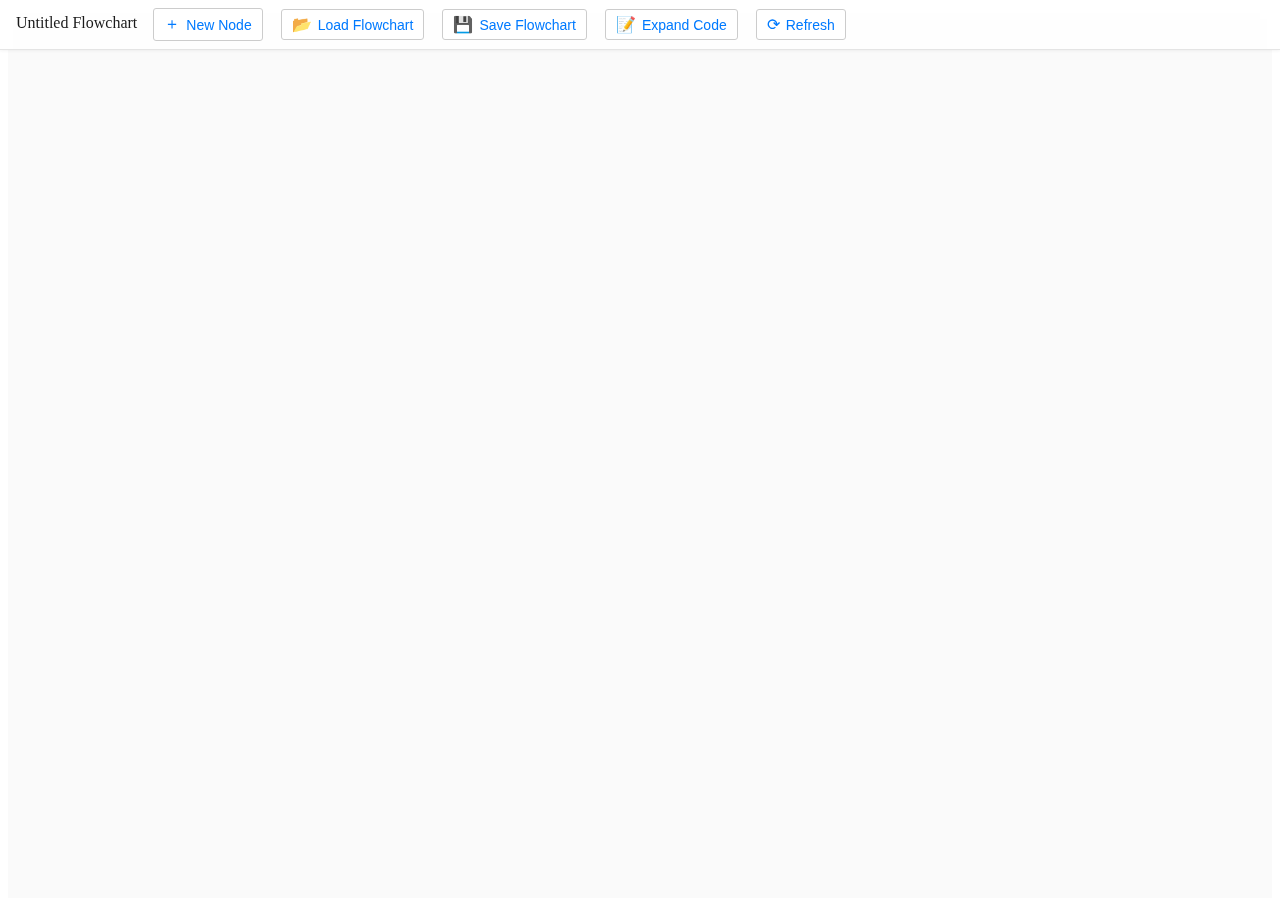
<file: src/main/resources/META-INF/web/flowchart/index.html>
<!DOCTYPE html>
<html>
<head>
    <meta charset="UTF-8">
    <title>SheepNote Flowchart</title>
    <link rel="stylesheet" href="styles.css">
    <script src="jsplumb.min.js"></script>
</head>
<body>
    <div class="toolbar">
        <div class="flowchart-info">
            <div class="flowchart-current-name">Untitled Flowchart</div>
            <div class="flowchart-current-time"></div>
        </div>
        <div class="toolbar-group">
            <button id="newNode" class="toolbar-btn">
                <span class="icon">＋</span>New Node
            </button>
            <button id="loadFlowchart" class="toolbar-btn">
                <span class="icon">📂</span>Load Flowchart
            </button>
            <button id="save" class="toolbar-btn">
                <span class="icon">💾</span>Save Flowchart
            </button>
            <button id="toggleAllCode" class="toolbar-btn">
                <span class="icon">📝</span><span id="toggleAllCodeText">Expand Code</span>
            </button>
            <button id="refresh" class="toolbar-btn">
                <span class="icon">⟳</span>Refresh
            </button>
        </div>
    </div>
    
    <div id="searchPanel" class="modal">
        <div class="modal-content search-panel-content">
            <h3>Add Node</h3>
            <div class="search-input-wrapper">
                <svg class="search-icon" viewBox="0 0 24 24" width="16" height="16">
                    <path fill="none" stroke="currentColor" stroke-width="2" d="M15 15l6 6m-11-4a7 7 0 110-14 7 7 0 010 14z"/>
                </svg>
                <input type="text" id="searchInput" placeholder="Search notes or enter text">
            </div>
            <div class="search-panel-scroll">
                <div id="searchResults" class="search-results"></div>
            </div>
            <div class="modal-buttons">
                <button id="useCustomText" class="primary-button">Use Input Text</button>
                <button id="cancelSearch" class="secondary-button">Cancel</button>
            </div>
        </div>
    </div>

    <div id="saveDialog" class="modal">
        <div class="modal-content">
            <h3>Save Flowchart</h3>
            <input type="text" id="flowchartName" placeholder="Enter flowchart name">
            <div class="modal-buttons">
                <button id="confirmSave">Save</button>
                <button id="cancelSave">Cancel</button>
            </div>
        </div>
    </div>

    <div id="loadDialog" class="modal">
        <div class="modal-content">
            <h3>Load Flowchart</h3>
            <div id="flowchartList" class="flowchart-list"></div>
            <div class="modal-buttons">
                <button id="cancelLoad">Cancel</button>
            </div>
        </div>
    </div>

    <div id="contextMenu" class="context-menu">
        <div class="menu-item" id="addNextNode">Add Next Node</div>
        <div class="menu-item" id="jumpToFile">Jump to File</div>
        <div class="menu-item" id="toggleCode">Toggle Code</div>
        <div class="menu-item" id="deleteNode">Delete Node</div>
    </div>

    <div id="flowchartContainer"></div>

    <style>
        /* iOS 风格的工具栏样式 */
        .toolbar {
            position: fixed;
            top: 0;
            left: 0;
            right: 0;
            background: rgba(255, 255, 255, 0.8);
            backdrop-filter: blur(10px);
            border-bottom: 1px solid rgba(0, 0, 0, 0.1);
            padding: 8px 16px;
            z-index: 100;
            display: flex;
            align-items: center;
            box-shadow: 0 1px 3px rgba(0, 0, 0, 0.05);
        }

        .flowchart-info {
            display: flex;
            flex-direction: column;
            gap: 4px;
            padding-right: 16px;
        }

        .flowchart-current-name {
            font-size: 16px;
            font-weight: 500;
            color: #1a1a1a;
        }

        .flowchart-current-time {
            font-size: 12px;
            color: #666;
        }

        /* 暗色模式支持 */
        @media (prefers-color-scheme: dark) {
            .flowchart-current-name {
                color: #ffffff;
            }
            
            .flowchart-current-time {
                color: rgba(255, 255, 255, 0.6);
            }
        }

        .toolbar-group {
            display: flex;
            gap: 8px;
            align-items: center;
        }

        .toolbar-btn {
            display: flex;
            align-items: center;
            padding: 8px 16px;
            border: none;
            border-radius: 8px;
            background: rgba(0, 122, 255, 0.1);
            color: #007AFF;
            font-size: 14px;
            font-weight: 500;
            cursor: pointer;
            transition: all 0.2s cubic-bezier(0.4, 0, 0.2, 1);
            white-space: nowrap;
        }

        .toolbar-btn:hover {
            background: rgba(0, 122, 255, 0.15);
            transform: translateY(-1px);
        }

        .toolbar-btn:active {
            transform: translateY(0);
        }

        .toolbar-btn .icon {
            margin-right: 6px;
            font-size: 16px;
        }

        /* 暗色模式支持 */
        @media (prefers-color-scheme: dark) {
            .toolbar {
                background: rgba(0, 0, 0, 0.8);
                border-bottom-color: rgba(255, 255, 255, 0.1);
            }

            .toolbar-btn {
                background: rgba(0, 122, 255, 0.2);
                color: #0A84FF;
            }

            .toolbar-btn:hover {
                background: rgba(0, 122, 255, 0.25);
            }
        }

        .flowchart-node {
            padding: 10px;
            border-radius: 6px;
            background: white;
            box-shadow: 0 2px 4px rgba(0,0,0,0.1);
            max-width: 300px;
            transition: all 0.3s;
        }

        .flowchart-node .node-header {
            display: flex;
            justify-content: space-between;
            align-items: center;
            margin-bottom: 8px;
        }

        .flowchart-node .node-title {
            font-weight: bold;
            margin: 0;
        }

        .flowchart-node .node-filename {
            color: #666;
            font-size: 0.9em;
        }

        .flowchart-node .node-content {
            display: none;
            margin-top: 8px;
            padding: 8px;
            background: #f5f5f5;
            border-radius: 4px;
            font-family: monospace;
            white-space: pre-wrap;
        }

        .flowchart-node.expanded .node-content {
            display: block;
        }

        /* 弹窗基础样式 */
        .modal-base {
            display: none;
            position: fixed;
            top: 0;
            left: 0;
            width: 100%;
            height: 100%;
            background: rgba(0, 0, 0, 0.2);
            backdrop-filter: blur(10px);
            z-index: 1000;
            display: none;
            justify-content: center;
            align-items: center;
        }

        .modal-window {
            background: rgba(255, 255, 255, 0.9);
            backdrop-filter: blur(20px);
            border-radius: 16px;
            box-shadow: 0 8px 32px rgba(0, 0, 0, 0.12);
            padding: 24px;
            width: 90%;
            max-width: 480px;
            animation: modalFadeIn 0.3s cubic-bezier(0.4, 0, 0.2, 1);
        }

        @keyframes modalFadeIn {
            from {
                opacity: 0;
                transform: scale(0.95);
            }
            to {
                opacity: 1;
                transform: scale(1);
            }
        }

        /* 搜索面板样式 */
        .search-panel {
            composes: modal-base;
        }

        .search-panel .modal-window {
            display: flex;
            flex-direction: column;
            gap: 16px;
        }

        #searchInput {
            width: 100%;
            padding: 12px 16px;
            border: none;
            border-radius: 12px;
            background: rgba(142, 142, 147, 0.12);
            font-size: 15px;
            transition: all 0.2s;
        }

        #searchInput:focus {
            background: rgba(142, 142, 147, 0.18);
            outline: none;
        }

        .search-results {
            max-height: 300px;
            overflow-y: auto;
            margin: 0;
            border-radius: 12px;
        }

        .search-result-item {
            padding: 12px 16px;
            cursor: pointer;
            transition: all 0.2s;
            border-radius: 8px;
            margin: 4px 0;
        }

        .search-result-item:hover {
            background: rgba(0, 122, 255, 0.1);
        }

        .search-panel-buttons {
            display: flex;
            gap: 8px;
            justify-content: flex-end;
            margin-top: 8px;
        }

        .search-panel-buttons button {
            padding: 8px 16px;
            border: none;
            border-radius: 8px;
            font-size: 14px;
            font-weight: 500;
            cursor: pointer;
            transition: all 0.2s;
        }

        #useCustomText {
            background: #007AFF;
            color: white;
        }

        #cancelSearch {
            background: rgba(142, 142, 147, 0.12);
            color: #007AFF;
        }

        /* 加载流程图弹窗样式 */
        .modal {
            composes: modal-base;
        }

        .modal-content {
            composes: modal-window;
        }

        .modal h3 {
            margin: 0 0 16px 0;
            font-size: 18px;
            font-weight: 600;
            text-align: center;
            color: var(--label-color);
        }

        .flowchart-list {
            max-height: 300px;
            overflow-y: auto;
            margin: 16px 0;
            border-radius: 12px;
            background: rgba(142, 142, 147, 0.08);
            padding: 4px;
        }

        .flowchart-list-item {
            padding: 12px 16px;
            margin: 4px;
            background: rgba(255, 255, 255, 0.8);
            border-radius: 8px;
            cursor: pointer;
            transition: all 0.2s;
        }

        .flowchart-item-content {
            display: flex;
            justify-content: space-between;
            align-items: center;
        }

        .flowchart-name-time {
            flex: 1;
        }

        .flowchart-name {
            font-size: 14px;
            font-weight: 500;
            margin-bottom: 4px;
        }

        .flowchart-time {
            font-size: 12px;
            color: #666;
        }

        .delete-flowchart-btn {
            background: none;
            border: none;
            color: #FF3B30;
            font-size: 18px;
            padding: 4px 8px;
            cursor: pointer;
            border-radius: 4px;
            opacity: 0.7;
            transition: all 0.2s;
        }

        .delete-flowchart-btn:hover {
            opacity: 1;
            background: rgba(255, 59, 48, 0.1);
        }

        .modal-buttons {
            display: flex;
            justify-content: flex-end;
            gap: 8px;
            margin-top: 16px;
        }

        .modal-buttons button {
            padding: 8px 16px;
            border: none;
            border-radius: 8px;
            font-size: 14px;
            font-weight: 500;
            cursor: pointer;
            transition: all 0.2s;
        }

        #confirmSave {
            background: #007AFF;
            color: white;
        }

        #cancelSave, #cancelLoad {
            background: rgba(142, 142, 147, 0.12);
            color: #007AFF;
        }

        /* 暗色模式支持 */
        @media (prefers-color-scheme: dark) {
            .modal-window {
                background: rgba(30, 30, 30, 0.9);
            }

            #searchInput {
                background: rgba(255, 255, 255, 0.08);
                color: white;
            }

            #searchInput:focus {
                background: rgba(255, 255, 255, 0.12);
            }

            .flowchart-time {
                color: rgba(255, 255, 255, 0.6);
            }

            .delete-flowchart-btn {
                color: #FF453A;
            }

            .delete-flowchart-btn:hover {
                background: rgba(255, 69, 58, 0.2);
            }

            #cancelSearch,
            #cancelSave,
            #cancelLoad {
                background: rgba(255, 255, 255, 0.08);
            }
        }

        .flowchart-node .node-tags {
            margin-top: 4px;
            font-size: 0.8em;
            color: #666;
            display: flex;
            flex-wrap: wrap;
            gap: 4px;
        }

        .flowchart-node .node-tag {
            background: #e0e0e0;
            padding: 2px 6px;
            border-radius: 12px;
            color: #444;
        }

        /* 搜索面板特定样式 */
        .search-panel-content {
            display: flex;
            flex-direction: column;
            gap: 16px;
            max-height: 80vh;
            height: 600px;
        }

        .search-input-wrapper {
            position: relative;
            display: flex;
            align-items: center;
        }

        .search-icon {
            position: absolute;
            left: 12px;
            color: #8E8E93;
        }

        #searchInput {
            width: 100%;
            padding: 12px 16px 12px 36px;
            border: none;
            border-radius: 12px;
            background: rgba(142, 142, 147, 0.12);
            font-size: 15px;
            transition: all 0.2s;
        }

        #searchInput:focus {
            background: rgba(142, 142, 147, 0.18);
            outline: none;
        }

        .search-panel-scroll {
            flex: 1;
            min-height: 0;
            position: relative;
            margin: 0;
            border-radius: 12px;
            background: rgba(142, 142, 147, 0.08);
            padding: 4px;
        }

        .search-results {
            position: absolute;
            top: 0;
            left: 0;
            right: 0;
            bottom: 0;
            overflow-y: auto;
            padding: 4px;
        }

        .search-result-item {
            padding: 12px 16px;
            margin: 4px;
            background: rgba(255, 255, 255, 0.8);
            border-radius: 8px;
            cursor: pointer;
            transition: all 0.2s;
            display: flex;
            align-items: center;
            gap: 8px;
        }

        .search-result-item:hover {
            background: rgba(0, 122, 255, 0.1);
            transform: translateY(-1px);
        }

        .search-result-item::before {
            content: '📝';
            font-size: 16px;
        }

        .search-error {
            padding: 16px;
            text-align: center;
            color: #FF3B30;
        }

        .primary-button {
            background: #007AFF;
            color: white;
            padding: 8px 16px;
            border: none;
            border-radius: 8px;
            font-size: 14px;
            font-weight: 500;
            cursor: pointer;
            transition: all 0.2s;
        }

        .primary-button:hover {
            background: #0066CC;
            transform: translateY(-1px);
        }

        .secondary-button {
            background: rgba(142, 142, 147, 0.12);
            color: #007AFF;
            padding: 8px 16px;
            border: none;
            border-radius: 8px;
            font-size: 14px;
            font-weight: 500;
            cursor: pointer;
            transition: all 0.2s;
        }

        .secondary-button:hover {
            background: rgba(142, 142, 147, 0.18);
            transform: translateY(-1px);
        }

        /* 暗色模式支持 */
        @media (prefers-color-scheme: dark) {
            #searchInput {
                background: rgba(255, 255, 255, 0.08);
                color: white;
            }

            #searchInput:focus {
                background: rgba(255, 255, 255, 0.12);
            }

            .search-results {
                background: rgba(255, 255, 255, 0.05);
            }

            .search-result-item {
                background: rgba(30, 30, 30, 0.8);
                color: white;
            }

            .search-icon {
                color: rgba(255, 255, 255, 0.6);
            }

            .secondary-button {
                background: rgba(255, 255, 255, 0.08);
            }

            .secondary-button:hover {
                background: rgba(255, 255, 255, 0.12);
            }
        }
    </style>

    <script>
        // 添加刷新按钮的事件监听（放在最前面）
        document.getElementById('refresh').addEventListener('click', () => {
            window.location.reload();
        });

        const instance = jsPlumb.getInstance({
            Container: "flowchartContainer",
            ConnectionsDetachable: true,
            EndpointStyle: { fill: "#2196F3" },
            ConnectorStyle: { stroke: "#2196F3", strokeWidth: 2 }
        });

        let nodeCounter = 0;
        let currentMousePos = { x: 0, y: 0 };
        let activeNode = null;
        let currentFlowchartId = null; // 添加当前流程图ID的跟踪
        let currentFlowchartName = null;

        // 跟踪鼠标位置
        document.addEventListener('mousemove', (e) => {
            currentMousePos.x = e.clientX;
            currentMousePos.y = e.clientY;
        });

        document.getElementById('newNode').addEventListener('click', () => {
            showSearchPanel();
        });

        document.getElementById('save').addEventListener('click', async () => {
            if (currentFlowchartId) {
                // 如果有当前流程图ID，直接保存
                await saveCurrentFlowChart();
            } else {
                // 否则显示保存对话框
                document.getElementById('saveDialog').style.display = 'block';
            }
        });

        async function saveCurrentFlowChart() {
            const name = document.getElementById('flowchartName').value || currentFlowchartName;
            if (name) {
                try {
                    const flowchartContent = getCurrentFlowChartData();
                    const flowchartData = {
                        id: currentFlowchartId,
                        name: name,
                        data: JSON.stringify(flowchartContent)
                    };
                    console.log('await saveFlowchart:', flowchartData);
                    const id = await window.saveFlowchart(flowchartData);
                    document.getElementById('saveDialog').style.display = 'none';
                    currentFlowchartId = id;
                    currentFlowchartName = name;
                    // 更新顶部显示
                    updateFlowchartInfo(name, new Date());
                } catch (error) {
                    console.error('保存失败:', error);
                }
            }
        }

        document.getElementById('confirmSave').addEventListener('click', async () => {
            console.log('confirmSave');
            await saveCurrentFlowChart();
        });

        document.getElementById('cancelSave').addEventListener('click', () => {
            document.getElementById('saveDialog').style.display = 'none';
        });

        let isAllCodeExpanded = false;
        const MAX_CONNECTIONS = 5;

        document.getElementById('toggleAllCode').addEventListener('click', () => {
            isAllCodeExpanded = !isAllCodeExpanded;
            const nodes = document.querySelectorAll('.flowchart-node');
            nodes.forEach(node => {
                if (isAllCodeExpanded) {
                    node.classList.add('expanded');
                } else {
                    node.classList.remove('expanded');
                }
            });
            document.getElementById('toggleAllCodeText').textContent = 
                isAllCodeExpanded ? 'Collapse Code' : 'Expand Code';
        });

        document.getElementById('loadFlowchart').addEventListener('click', async () => {
            try {
                const flowcharts = await window.getFlowcharts();
                displayFlowchartList(flowcharts);
                document.getElementById('loadDialog').style.display = 'flex';  // 改为flex以启用居中
            } catch (error) {
                console.error('加载流程图列表失败:', error);
            }
        });

        document.getElementById('cancelLoad').addEventListener('click', () => {
            document.getElementById('loadDialog').style.display = 'none';
        });

        function displayFlowchartList(flowcharts) {
            const listContainer = document.getElementById('flowchartList');
            listContainer.innerHTML = '';
            
            flowcharts.forEach(flowchart => {
                const item = document.createElement('div');
                item.className = 'flowchart-list-item';
                
                const itemContent = document.createElement('div');
                itemContent.className = 'flowchart-item-content';
                
                const nameAndTime = document.createElement('div');
                nameAndTime.className = 'flowchart-name-time';
                
                const name = document.createElement('div');
                name.className = 'flowchart-name';
                name.textContent = flowchart.name;
                
                const time = document.createElement('div');
                time.className = 'flowchart-time';
                const date = new Date(flowchart.updateTime);
                time.textContent = date.toLocaleDateString('zh-CN', {
                    year: 'numeric',
                    month: '2-digit',
                    day: '2-digit',
                    hour: '2-digit',
                    minute: '2-digit'
                }).replace(/\//g, '-');
                
                nameAndTime.appendChild(name);
                nameAndTime.appendChild(time);
                itemContent.appendChild(nameAndTime);
                
                const deleteBtn = document.createElement('button');
                deleteBtn.className = 'delete-flowchart-btn';
                deleteBtn.innerHTML = '×';
                deleteBtn.title = 'Delete Flowchart';
                
                deleteBtn.addEventListener('click', async (e) => {
                    e.stopPropagation();
                    if (confirm('Are you sure to delete this flowchart?')) {
                        try {
                            await window.deleteFlowchart(flowchart.id);
                            item.remove();
                            if (currentFlowchartId === flowchart.id) {
                                // 如果删除的是当前打开的流程图，清空画布
                                instance.reset();
                                const container = document.getElementById('flowchartContainer');
                                container.innerHTML = '';
                                currentFlowchartId = null;
                                currentFlowchartName = null;
                            }
                        } catch (error) {
                            console.error('删除流程图失败:', error);
                            alert('Failed to delete flowchart');
                        }
                    }
                });
                
                itemContent.appendChild(deleteBtn);
                item.appendChild(itemContent);
                
                item.addEventListener('click', async () => {
                    try {
                        console.log('await loadFlowchart:', flowchart.id);
                        await loadFlowchart(flowchart.id);
                        document.getElementById('loadDialog').style.display = 'none';
                    } catch (error) {
                        console.error('加载流程图失败:', error);
                    }
                });
                
                listContainer.appendChild(item);
            });
        }

        function getCurrentFlowChartData() {
            const nodes = Array.from(document.querySelectorAll('.flowchart-node')).map(node => {
                const nodeData = {
                    id: node.id,
                    text: node.querySelector('.node-title').textContent,
                    position: {
                        x: parseInt(node.style.left),
                        y: parseInt(node.style.top)
                    }
                };

                if (node.dataset.notePath) {
                    nodeData.noteData = {
                        noteFilePath: node.dataset.notePath,
                        id: node.dataset.noteId,
                        tags: node.dataset.tags || ''
                    };
                }

                return nodeData;
            });

            const connections = instance.getConnections().map(conn => ({
                sourceId: conn.sourceId,
                targetId: conn.targetId
            }));

            return {
                nodes,
                connections
            };
        }

        async function loadFlowchart(flowchartId) {
            try {
                console.log('loadFlowchart(flowchartId):', flowchartId);
                const flowchartData = await window.getFlowchartById(flowchartId);
                if (!flowchartData) {
                    console.error('未找到流程图数据');
                    return;
                }

                // 设置当前流程图ID和名称
                currentFlowchartId = flowchartId;
                currentFlowchartName = flowchartData.name;
                
                // 更新顶部显示
                updateFlowchartInfo(flowchartData.name, new Date(flowchartData.updateTime));

                const data = JSON.parse(flowchartData.data);
                if (!data || !data.nodes || !Array.isArray(data.nodes)) {
                    console.error('流程图数据格式不正确');
                    return;
                }
                
                // 清空现有的流程图
                instance.reset();
                const container = document.getElementById('flowchartContainer');
                container.innerHTML = '';
                nodeCounter = 0;

                // 设置流程图名称
                document.getElementById('flowchartName').value = data.name || '';

                // 创建节点
                data.nodes.forEach(nodeData => {
                    let noteDataForCreate = null;
                    if (nodeData.noteData) {
                        noteDataForCreate = {
                            noteFilePath: nodeData.noteData.noteFilePath || nodeData.noteData.path,
                            id: nodeData.noteData.id,
                            selectCode: nodeData.noteData.selectCode,
                            tags: nodeData.noteData.tags
                        };
                    }

                    const node = createNode(nodeData.text, nodeData.position, noteDataForCreate);
                    node.id = nodeData.id;
                });

                // 创建连接
                if (data.connections && Array.isArray(data.connections)) {
                    data.connections.forEach(conn => {
                        if (conn.sourceId && conn.targetId) {
                            instance.connect({
                                source: conn.sourceId,
                                target: conn.targetId,
                                connector: ["Bezier"],
                                paintStyle: { stroke: "#2196F3", strokeWidth: 2 }
                            });
                        }
                    });
                }

                // 更新节点计数器
                const nodeIds = data.nodes.map(n => parseInt(n.id.replace('node-', '')));
                nodeCounter = Math.max(...nodeIds, 0);
            } catch (error) {
                console.error('加载流程图失败:', error);
            }
        }

        // 添加更新流程图信息的函数
        function updateFlowchartInfo(name, updateTime) {
            const nameElement = document.querySelector('.flowchart-current-name');
            const timeElement = document.querySelector('.flowchart-current-time');
            
            nameElement.textContent = name || 'Untitled Flowchart';
            
            if (updateTime) {
                timeElement.textContent = updateTime.toLocaleDateString('zh-CN', {
                    year: 'numeric',
                    month: '2-digit',
                    day: '2-digit',
                    hour: '2-digit',
                    minute: '2-digit'
                }).replace(/\//g, '-');
            } else {
                timeElement.textContent = '';
            }
        }

        function displaySearchResults(results, position = null, sourceNode = null) {
            const searchResults = document.getElementById('searchResults');
            searchResults.innerHTML = '';
            
            if (!Array.isArray(results)) {
                console.error('Invalid search results format');
                return;
            }
            
            results.forEach(result => {
                if (!result) return;

                const item = document.createElement('div');
                item.className = 'search-result-item';
                item.textContent = result.noteTitle || 'Untitled Note';
                item.addEventListener('click', () => {
                    const pos = position || currentMousePos;
                    const newNode = createNode(result.noteTitle || 'Untitled Note', pos, {
                        noteFilePath: result.noteFilePath,
                        id: result.id,
                        selectCode: result.selectCode,
                        tags: result.tags
                    });
                    
                    if (sourceNode) {
                        instance.connect({
                            source: sourceNode.id,
                            target: newNode.id,
                            connector: ["Bezier"],
                            paintStyle: { stroke: "#2196F3", strokeWidth: 2 }
                        });
                    }
                    
                    hideSearchPanel();
                });
                searchResults.appendChild(item);
            });
        }

        function createNode(text, position, noteData = null) {
            const nodeId = `node-${++nodeCounter}`;
            const node = document.createElement('div');
            node.id = nodeId;
            node.className = 'flowchart-node';
            
            const header = document.createElement('div');
            header.className = 'node-header';
            
            const title = document.createElement('h3');
            title.className = 'node-title';
            title.textContent = text || 'Untitled Node';
            
            header.appendChild(title);
            node.appendChild(header);

            if (noteData) {
                if (noteData.noteFilePath) {
                    const filename = document.createElement('div');
                    filename.className = 'node-filename';
                    filename.textContent = noteData.noteFilePath.split(/[/\\]/).pop();
                    node.appendChild(filename);
                }

                if (noteData.selectCode) {
                    const content = document.createElement('div');
                    content.className = 'node-content';
                    content.textContent = noteData.selectCode;
                    node.appendChild(content);
                }

                if (noteData.tags) {
                    try {
                        const tags = document.createElement('div');
                        tags.className = 'node-tags';
                        const tagArray = noteData.tags.split(',').map(t => t.trim()).filter(t => t);
                        if (tagArray.length > 0) {
                            tags.innerHTML = tagArray.map(tag => 
                                `<span class="node-tag">${tag}</span>`
                            ).join('');
                            node.appendChild(tags);
                            node.dataset.tags = noteData.tags;
                        }
                    } catch (e) {
                        console.error('处理标签时出错:', e);
                    }
                }

                if (noteData.noteFilePath) node.dataset.notePath = noteData.noteFilePath;
                if (noteData.id) node.dataset.noteId = noteData.id;
            }

            node.style.left = `${position?.x || 0}px`;
            node.style.top = `${position?.y || 0}px`;

            document.getElementById('flowchartContainer').appendChild(node);
            
            // 点击节点展开/折叠代码
            node.addEventListener('click', (e) => {
                if (e.target === node || e.target.parentNode === node) {
                    node.classList.toggle('expanded');
                }
            });

            instance.draggable(nodeId);

            instance.addEndpoint(nodeId, {
                anchor: "Right",
                isSource: true,
                maxConnections: MAX_CONNECTIONS,
                connectorStyle: { stroke: "#2196F3", strokeWidth: 2 },
                connectionType: "basic"
            });

            instance.addEndpoint(nodeId, {
                anchor: "Left",
                isTarget: true,
                maxConnections: MAX_CONNECTIONS,
                connectorStyle: { stroke: "#2196F3", strokeWidth: 2 },
                connectionType: "basic"
            });

            node.addEventListener('contextmenu', showContextMenu);
            return node;
        }

        function showContextMenu(e) {
            e.preventDefault();
            activeNode = e.target.closest('.flowchart-node');
            if (!activeNode) return;

            const menu = document.getElementById('contextMenu');
            menu.style.display = 'block';
            menu.style.left = e.pageX + 'px';
            menu.style.top = e.pageY + 'px';

            const jumpToFileItem = document.getElementById('jumpToFile');
            const toggleCodeItem = document.getElementById('toggleCode');
            
            jumpToFileItem.style.display = activeNode.dataset.notePath ? 'block' : 'none';
            toggleCodeItem.style.display = activeNode.querySelector('.node-content') ? 'block' : 'none';

            // 检查连接数量
            const connections = instance.getConnections({ source: activeNode.id });
            document.getElementById('addNextNode').style.display = 
                connections.length >= MAX_CONNECTIONS ? 'none' : 'block';
        }

        document.getElementById('addNextNode').addEventListener('click', () => {
            if (activeNode) {
                const rect = activeNode.getBoundingClientRect();
                const newPosition = {
                    x: rect.right + 100,
                    y: rect.top
                };
                showSearchPanel(newPosition, activeNode);
            }
            hideContextMenu();
        });

        document.getElementById('jumpToFile').addEventListener('click', () => {
            if (activeNode && activeNode.dataset.notePath) {
                window.jumpToFile(activeNode.dataset.notePath);
            }
            hideContextMenu();
        });

        document.getElementById('toggleCode').addEventListener('click', () => {
            if (activeNode) {
                activeNode.classList.toggle('expanded');
            }
            hideContextMenu();
        });

        function showSearchPanel(position = null, sourceNode = null) {
            const searchPanel = document.getElementById('searchPanel');
            searchPanel.style.display = 'flex';  // 改为flex以启用居中
            
            const searchInput = document.getElementById('searchInput');
            const searchResults = document.getElementById('searchResults');
            searchInput.value = '';
            searchInput.focus();
            
            const newSearchInput = searchInput.cloneNode(true);
            searchInput.parentNode.replaceChild(newSearchInput, searchInput);
            
            newSearchInput.addEventListener('input', async (e) => {
                const query = e.target.value;
                if (query.length > 0) {
                    try {
                        const results = await window.searchNotes(query);
                        if (Array.isArray(results)) {
                            displaySearchResults(results, position, sourceNode);
                        } else {
                            console.error('搜索结果格式不正确:', results);
                        }
                    } catch (error) {
                        console.error('搜索失败:', error);
                        searchResults.innerHTML = '<div class="search-error">搜索失败，请重试</div>';
                    }
                } else {
                    searchResults.innerHTML = '';
                }
            });
        }

        document.getElementById('useCustomText').addEventListener('click', () => {
            const text = document.getElementById('searchInput').value;
            if (text) {
                createNode(text, currentMousePos);
                hideSearchPanel();
            }
        });

        document.getElementById('cancelSearch').addEventListener('click', hideSearchPanel);

        function hideSearchPanel() {
            document.getElementById('searchPanel').style.display = 'none';
            document.getElementById('searchInput').value = '';
            document.getElementById('searchResults').innerHTML = '';
        }

        document.getElementById('deleteNode').addEventListener('click', () => {
            if (activeNode) {
                instance.remove(activeNode);
            }
            hideContextMenu();
        });

        document.addEventListener('click', hideContextMenu);

        function hideContextMenu() {
            document.getElementById('contextMenu').style.display = 'none';
            activeNode = null;
        }

        // 添加快捷键保存功能
        document.addEventListener('keydown', async (e) => {
            if ((e.ctrlKey || e.metaKey) && e.key === 's') {
                e.preventDefault();
                if (currentFlowchartId) {
                    // 如果有当前流程图ID，直接保存
                    await saveCurrentFlowChart();
                } else {
                    // 否则显示保存对话框
                    document.getElementById('saveDialog').style.display = 'block';
                }
            }
        });
    </script>
</body>
</html>
</file>
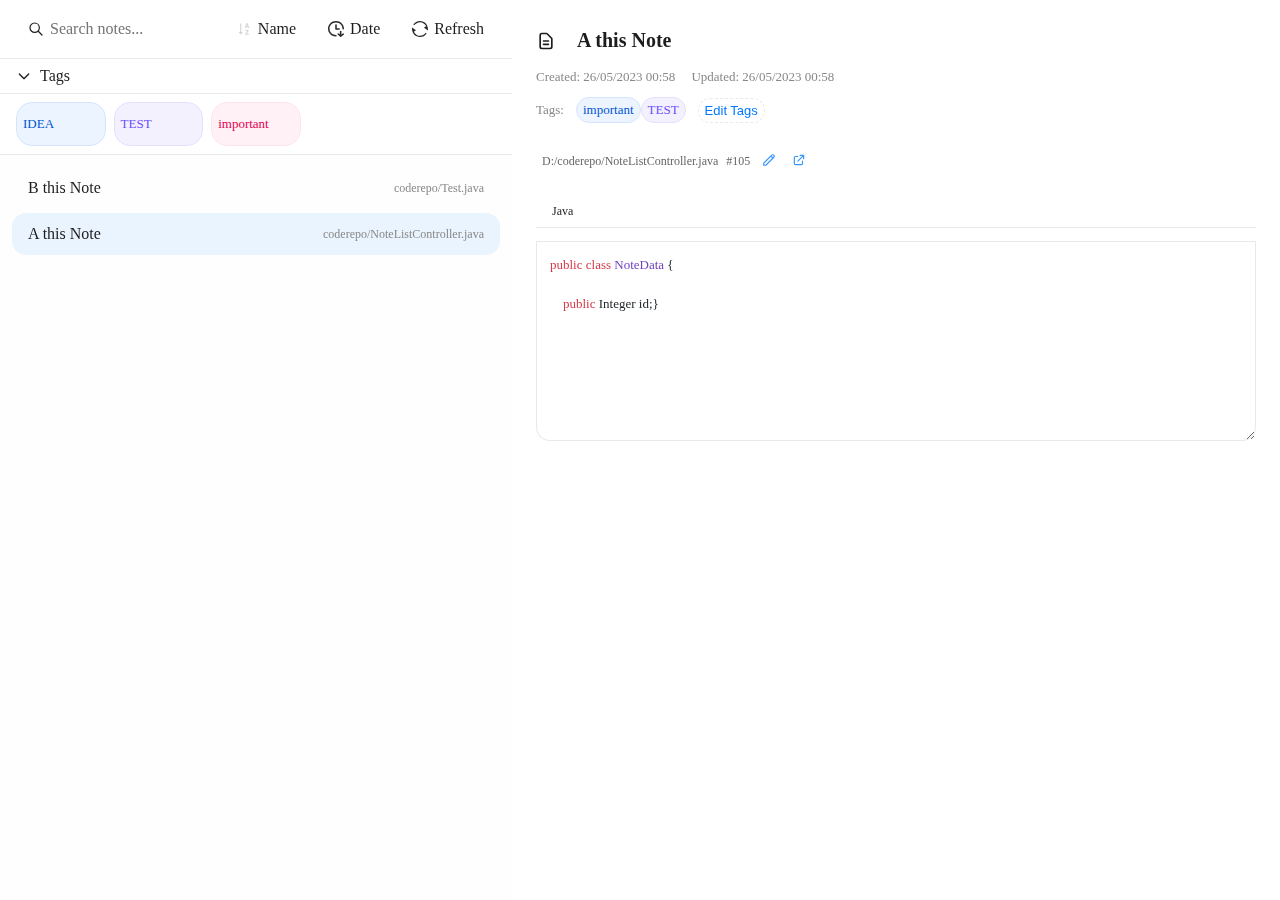
<file: src/main/resources/META-INF/web/webNote.html>
<!DOCTYPE html>
<html lang="en">
<head>
    <meta charset="UTF-8">
    <title>Web Note List</title>
    <link rel="stylesheet" href="./highlight/github.min.css">
    <script src="./highlight/highlight.min.js"></script>
    <style>
        :root {
            --system-background: #f5f5f7;
            --secondary-background: rgba(255, 255, 255, 0.8);
            --tertiary-background: rgba(255, 255, 255, 0.6);
            --label-color: #1d1d1f;
            --accent-color: #007AFF;
            --control-color: rgba(120, 120, 128, 0.16);
            --corner-radius: 14px;
            --font-stack: -apple-system, BlinkMacSystemFont, "Segoe UI", Roboto, Oxygen, Ubuntu, Cantarell;
            --hover-background: rgba(0, 122, 255, 0.08);
        }

        body {
            font-family: var(--font-stack);
            background: var(--system-background);
            color: var(--label-color);
            margin: 0;
            height: 100vh;
            display: flex;
            backdrop-filter: blur(30px);
        }

        #container {
            display: flex;
            width: 100%;
            background: var(--tertiary-background);
        }

        /* 左侧笔记列表样式 */
        #noteListContainer {
            width: 420px;
            border-right: 1px solid var(--control-color);
            display: flex;
            flex-direction: column;
            background: var(--secondary-background);
            backdrop-filter: blur(40px);
            min-height: 0;
        }

        #noteList {
            flex: 1;
            overflow-y: auto;
            list-style-type: none;
            padding: 8px;
            margin: 0;
            min-height: 0;
        }

        .noteItem {
            padding: 12px 16px;
            margin: 4px;
            border-radius: var(--corner-radius);
            cursor: pointer;
            transition: all 0.2s ease;
            display: flex;
            align-items: center;
            position: relative;
        }

        .noteItem:hover {
            background: var(--hover-background);
        }

        .noteItem.selected {
            background: var(--hover-background);
            font-weight: 500;
        }


        /* 右侧详情样式 */
        #noteDetail {
            flex: 1;
            padding: 24px;
            overflow-y: overlay;
            background: var(--secondary-background);
            backdrop-filter: blur(40px);
        }

        .noteTitle {
            font-size: 20px;
            font-weight: 600;
            margin-bottom: 12px;
            display: flex;
            align-items: center;
            gap: 12px;
            position: relative;
        }
        .editable-field {
            border: 1px solid transparent;
            padding: 4px 8px;
            border-radius: 6px;
            transition: all 0.2s;
            cursor: text;
        }

        .editable-field:hover {
            background: var(--hover-background);
        }

        .editable-field.editing {
            border-color: var(--primary-color);
            background: white;
            outline: none;
        }

        .editable-content {
            white-space: pre-wrap;
            font-family: ui-monospace, SFMono-Regular, Menlo, Monaco, Consolas;
            background: var(--secondary-background);
            padding: 16px;
            border-radius: var(--corner-radius);
            border: 1px solid var(--control-color);
            box-shadow: 0 2px 8px rgba(0, 0, 0, 0.03);
            min-height: 100px;
        }

        .noteTime {
            color: #888;
            font-size: 13px;
            margin-bottom: 12px;
            display: flex;
            gap: 16px;
        }

        /* 标签编辑区域样式 */
        .noteTags {
            margin-bottom: 20px;
            display: flex;
            flex-wrap: wrap;
            gap: 8px;
            align-items: center;
        }

        .noteTagsLabel {
            font-size: 13px;
            color: #888;
            margin-right: 4px;
        }

        /* 标签样式重设计 */
        .tag-colors {
            /* 柔和的配色方案 */
            --tag-1-bg: #ECF4FF;
            --tag-1-text: #0055D4;
            --tag-1-border: #D6E4FF;
            
            --tag-2-bg: #F4F1FF;
            --tag-2-text: #6B4EFF;
            --tag-2-border: #E4DEFF;
            
            --tag-3-bg: #FFF1F5;
            --tag-3-text: #E6004F;
            --tag-3-border: #FFE4ED;
            
            --tag-4-bg: #FFF6E5;
            --tag-4-text: #B25E09;
            --tag-4-border: #FFE4BA;
            
            --tag-5-bg: #ECFCE5;
            --tag-5-text: #23A047;
            --tag-5-border: #D6F5C6;
        }

        .tag-item {
            display: inline-flex;
            align-items: center;
            padding: 4px 6px;
            border-radius: 16px;
            font-size: 13px;
            font-weight: 500;
            cursor: pointer;
            white-space: nowrap;
            transition: all 0.2s cubic-bezier(0.4, 0, 0.2, 1);
            position: relative;
            border: 1px solid transparent;
        }

        .tag-item:nth-child(5n + 1) {
            background: var(--tag-1-bg);
            color: var(--tag-1-text);
            border-color: var(--tag-1-border);
        }

        .tag-item:nth-child(5n + 2) {
            background: var(--tag-2-bg);
            color: var(--tag-2-text);
            border-color: var(--tag-2-border);
        }

        .tag-item:nth-child(5n + 3) {
            background: var(--tag-3-bg);
            color: var(--tag-3-text);
            border-color: var(--tag-3-border);
        }

        .tag-item:nth-child(5n + 4) {
            background: var(--tag-4-bg);
            color: var(--tag-4-text);
            border-color: var(--tag-4-border);
        }

        .tag-item:nth-child(5n + 5) {
            background: var(--tag-5-bg);
            color: var(--tag-5-text);
            border-color: var(--tag-5-border);
        }

        .tag-item:hover {
            transform: translateY(-1px);
            filter: brightness(0.95);
            box-shadow: 0 2px 8px rgba(0, 0, 0, 0.08);
        }

        .tag-item.selected {
            transform: scale(1.05);
            box-shadow: 0 3px 12px rgba(0, 0, 0, 0.12);
            font-weight: 600;
            border-width: 2px;
        }

        .tag-item.selected::after {
            content: '';
            position: absolute;
            inset: -2px;
            border-radius: 18px;
            border: 2px solid currentColor;
            opacity: 0.3;
        }

        @media (prefers-color-scheme: dark) {
            .tag-colors {
                /* 暗色模式下的配色方案 */
                --tag-1-bg: rgba(10, 132, 255, 0.15);
                --tag-1-text: #5BB2FF;
                --tag-1-border: rgba(10, 132, 255, 0.3);
                
                --tag-2-bg: rgba(107, 78, 255, 0.15);
                --tag-2-text: #9C8AFF;
                --tag-2-border: rgba(107, 78, 255, 0.3);
                
                --tag-3-bg: rgba(230, 0, 79, 0.15);
                --tag-3-text: #FF6B98;
                --tag-3-border: rgba(230, 0, 79, 0.3);
                
                --tag-4-bg: rgba(178, 94, 9, 0.15);
                --tag-4-text: #FFB054;
                --tag-4-border: rgba(178, 94, 9, 0.3);
                
                --tag-5-bg: rgba(35, 160, 71, 0.15);
                --tag-5-text: #57D576;
                --tag-5-border: rgba(35, 160, 71, 0.3);
            }

            .tag-item {
                backdrop-filter: blur(8px);
            }

            .tag-item:hover {
                filter: brightness(1.1);
            }
        }

        /* Edit Tags按钮样式优化 */
        .tag-edit {
            padding: 4px 6px;
            border-radius: 12px;
            border: 1px dashed var(--control-color);
            color: var(--accent-color);
            font-size: 13px;
            font-weight: 500;
            cursor: pointer;
            transition: all 0.2s cubic-bezier(0.4, 0, 0.2, 1);
            background: transparent;
            margin-left: 4px;
        }

        .tag-edit:hover {
            background: var(--hover-background);
            border-style: solid;
        }

        /* 新增文件路径样式 */
        .notePath {
            font-size: 12px;
            color: #666;
            margin: 8px 0;
            cursor: pointer;
            padding: 6px;
            border-radius: 4px;
            transition: all 0.2s;
            display: flex;
            align-items: center;
            gap: 8px;
        }

        .notePath:hover {
            background: rgba(0, 122, 255, 0.05);
        }

        .notePath .path-actions {
            display: flex;
            gap: 8px;
        }

        .path-action-button {
            padding: 4px;
            border-radius: 4px;
            border: none;
            background: transparent;
            cursor: pointer;
            color: var(--accent-color);
            opacity: 0.8;
            transition: all 0.2s;
        }

        .path-action-button:hover {
            opacity: 1;
            background: var(--hover-background);
        }

        .path-action-button svg {
            width: 14px;
            height: 14px;
        }

        /* 控制栏样式 */
        #noteListControls {
            display: flex;
            flex-direction: column;
            min-height: 0;
            height: 100%;
            max-width: 40%;
            background: var(--tertiary-background);
        }

        /* Tags Panel 样式 */
        .tags-panel {
            display: flex;
            flex-direction: column;
            background: var(--tertiary-background);
            backdrop-filter: blur(20px);
            border-bottom: 1px solid var(--control-color);
            overflow: hidden;
            flex-shrink: 0;
        }

        .tags-header {
            display: flex;
            align-items: center;
            padding: 8px 16px;
            cursor: pointer;
            user-select: none;
            background: var(--tertiary-background);
            backdrop-filter: blur(20px);
            border-bottom: 1px solid var(--control-color);
            transition: border-color 0.3s ease;
            flex-shrink: 0;
        }

        .tags-header:hover {
            background: var(--hover-background);
        }

        .tags-toggle-icon {
            width: 16px;
            height: 16px;
            margin-right: 8px;
            transition: transform 0.3s ease;
        }

        .tags-toggle-icon.collapsed {
            transform: rotate(-90deg);
        }

        .tags-container {
            display: grid;
            grid-template-columns: repeat(5, 1fr);
            gap: 8px;
            padding: 8px 16px;
            overflow-y: auto;
            scrollbar-width: thin;
            transition: all 0.3s ease;
            max-height: 120px;
            min-height: 44px;
        }

        .tags-container.collapsed {
            max-height: 0;
            min-height: 0;
            padding-top: 0;
            padding-bottom: 0;
            opacity: 0;
        }

        .tags-container::-webkit-scrollbar {
            height: 4px;
        }

        .tags-container::-webkit-scrollbar-track {
            background: transparent;
        }

        .tags-container::-webkit-scrollbar-thumb {
            background: var(--control-color);
            border-radius: 2px;
        }

        .tag-item {
            display: inline-flex;
            align-items: center;
            padding: 4px 6px;
            background: var(--secondary-background);
            border-radius: 16px;
            font-size: 13px;
            font-weight: 500;
            cursor: pointer;
            white-space: nowrap;
            backdrop-filter: blur(10px);
            border: 1px solid var(--control-color);
            transition: all 0.2s ease;
        }

        .tag-item:hover {
            background: var(--hover-background);
            transform: translateY(-1px);
        }

        .tag-item.selected {
            background: var(--accent-color);
            color: white;
            border-color: var(--accent-color);
        }

        /* 导航栏样式 */
        .nav-controls {
            padding: 12px 16px;
            background: var(--tertiary-background);
            border-bottom: 1px solid var(--control-color);
            display: flex;
            gap: 8px;
            backdrop-filter: blur(20px);
            flex-shrink: 0;
        }

        /* 搜索框改造为导航项样式 */
        .search-item {
            flex: 1;
            max-width: 400px;
            position: relative;
        }

        .search-input {
            width: 100%;
            padding: 8px 0px 8px 34px;
            border: none;
            border-radius: 8px;
            background: var(--secondary-background);
            color: var(--label-color);
            font: inherit;
            transition: all 0.2s ease;
        }

        .search-input:focus {
            outline: none;
            box-shadow: 0 0 0 2px var(--accent-color);
        }

        /* 排序按钮样式 */
        .sort-item {
            display: flex;
            align-items: center;
            padding: 8px 12px;
            border-radius: 8px;
            background: var(--secondary-background);
            cursor: pointer;
            transition: all 0.2s ease;
        }

        .sort-item:hover {
            background: var(--hover-background);
            transform: translateY(-1px);
        }

        /* 图标样式 */
        .nav-icon {
            width: 16px;
            height: 16px;
            margin-right: 6px;
            stroke: currentColor;
            fill: none;
            stroke-linecap: round;
            stroke-linejoin: round;
            stroke-width: 1.8;
        }

        /* 滚动条样式 */
        ::-webkit-scrollbar {
            width: 8px;
        }

        ::-webkit-scrollbar-track {
            background: transparent;
        }

        ::-webkit-scrollbar-thumb {
            background: rgba(120, 120, 128, 0.2);
            border-radius: 4px;
        }

        @media (prefers-color-scheme: dark) {
            :root {
                --system-background: #1e1e1e;
                --secondary-background: rgba(30, 30, 30, 0.8);
                --tertiary-background: rgba(30, 30, 30, 0.6);
                --label-color: #ffffff;
                --control-color: rgba(255, 255, 255, 0.12);
                --hover-background: rgba(0, 122, 255, 0.15);
            }
        }
        .context-menu {
            display: none;
            position: absolute;
            z-index: 1000;
            background: var(--secondary-background);
            border: 1px solid var(--control-color);
            border-radius: var(--corner-radius);
            box-shadow: 0 2px 8px rgba(0, 0, 0, 0.1);
        }

        .context-menu-item {
            padding:8px 16px;
            cursor: pointer;
            transition: background 0.2s;
        }

        .context-menu-item:hover {
            background: var(--hover-background);
            color: var(--accent-color);
        }
        .context-menu:hover {
            background: var(--hover-background);
            color: var(--accent-color);
        }

        /* 移除旧的弹窗相关样式，添加新的弹窗样式 */
        .path-edit-overlay {
            position: fixed;
            top: 0;
            left: 0;
            right: 0;
            bottom: 0;
            background: rgba(0, 0, 0, 0.4);
            backdrop-filter: blur(8px);
            display: none;
            justify-content: center;
            align-items: center;
            z-index: 1000;
        }

        .path-edit-modal {
            background: var(--secondary-background);
            padding: 24px;
            border-radius: var(--corner-radius);
            width: 90%;
            max-width: 500px;
            box-shadow: 0 8px 32px rgba(0, 0, 0, 0.12);
            backdrop-filter: blur(20px);
            animation: modalFadeIn 0.2s ease-out;
        }

        @keyframes modalFadeIn {
            from {
                opacity: 0;
                transform: translateY(-20px);
            }
            to {
                opacity: 1;
                transform: translateY(0);
            }
        }

        .path-edit-header {
            font-size: 18px;
            font-weight: 600;
            margin-bottom: 24px;
            color: var(--label-color);
            text-align: center;
        }

        .path-edit-form {
            display: flex;
            flex-direction: column;
            gap: 16px;
            margin-bottom: 24px;
        }

        .path-edit-field {
            display: flex;
            flex-direction: column;
            gap: 8px;
        }

        .path-edit-label {
            font-size: 14px;
            color: var(--label-color);
            font-weight: 500;
        }

        .path-edit-input {
            padding: 12px;
            border: 1px solid var(--control-color);
            border-radius: 8px;
            font-size: 14px;
            background: var(--secondary-background);
            color: var(--label-color);
            transition: all 0.2s;
        }

        .path-edit-input:focus {
            outline: none;
            border-color: var(--accent-color);
            box-shadow: 0 0 0 2px rgba(0, 122, 255, 0.1);
        }

        .line-number-input {
            width: 120px;
        }

        .path-edit-buttons {
            display: flex;
            justify-content: flex-end;
            gap: 12px;
        }

        .path-edit-button {
            padding: 8px 24px;
            border: none;
            border-radius: 8px;
            font-size: 14px;
            font-weight: 500;
            cursor: pointer;
            transition: all 0.2s;
        }

        .path-edit-cancel {
            background: var(--control-color);
            color: var(--label-color);
        }

        .path-edit-save {
            background: var(--accent-color);
            color: white;
        }

        .path-edit-save:hover {
            background: #0051d5;
        }

        .path-edit-cancel:hover {
            background: rgba(120, 120, 128, 0.24);
        }

        @media (prefers-color-scheme: dark) {
            .path-edit-modal {
                background: rgba(30, 30, 30, 0.95);
            }
        }

        /* 代码编辑区域样式 */
        .code-container {
            position: relative;
            margin-top: 16px;
            border-radius: var(--corner-radius);
            overflow: hidden;
            min-height: 200px;
            width: 100%;
        }

        .code-header {
            display: flex;
            align-items: center;
            padding: 8px 16px;
            background: var(--tertiary-background);
            border-bottom: 1px solid var(--control-color);
            font-size: 12px;
            color: var(--label-color);
        }

        .code-content {
            background: var(--secondary-background);
            padding: 16px;
            font-family: ui-monospace, SFMono-Regular, Menlo, Monaco, Consolas;
            font-size: 13px;
            line-height: 1.5;
            tab-size: 4;
            white-space: pre;
            word-break: break-word;
            border: 1px solid var(--control-color);
            border-radius: 0 0 var(--corner-radius) var(--corner-radius);
            min-height: 200px;
            width: 100%;
            box-sizing: border-box;
            resize: vertical;
            overflow-y: auto;
            display: block;
            -moz-tab-size: 4;
            -o-tab-size: 4;
            -webkit-tab-size: 4;
        }

        .code-content:focus {
            outline: none;
            border-color: var(--accent-color);
        }

        /* highlight.js 暗色模式适配 */
        @media (prefers-color-scheme: dark) {
            .hljs {
                background: var(--secondary-background);
                color: #e6e6e6;
            }
        }
    </style>
</head>
<body>
<div id="container">
    <div id="noteListControls">
        <div class="nav-controls">
            <!-- 搜索项 -->
            <div class="search-item">
                <input type="text"
                       id="searchInput"
                       class="search-input"
                       placeholder="Search notes...">
                <svg class="nav-icon"
                     style="position:absolute;left:12px;top:50%;transform:translateY(-50%)"
                     viewBox="0 0 24 24">
                    <path d="M21 21l-6-6m2-5a7 7 0 11-14 0 7 7 0 0114 0z"/>
                </svg>
            </div>

            <!-- 排序按钮 -->
            <div class="sort-item" onclick="sortNotesByName()">
                <svg t="1741245290052" class="nav-icon" viewBox="0 0 1024 1024" version="1.1" xmlns="http://www.w3.org/2000/svg" p-id="10287" width="16" height="16"><path d="M839.6 433.8L749 150.5c-1.2-3.9-4.8-6.5-8.9-6.5h-77.4c-4.1 0-7.6 2.6-8.9 6.5l-91.3 283.3c-0.3 0.9-0.5 1.9-0.5 2.9 0 5.1 4.2 9.3 9.3 9.3h56.4c4.2 0 7.8-2.8 9-6.8l17.5-61.6h89l17.3 61.5c1.1 4 4.8 6.8 9 6.8h61.2c1 0 1.9-0.1 2.8-0.4 2.4-0.8 4.3-2.4 5.5-4.6 1.1-2.2 1.3-4.7 0.6-7.1zM663.3 325.5l32.8-116.9h6.3l32.1 116.9h-71.2z" p-id="10288" fill="#2c2c2c"></path><path d="M806.8 818.4H677.2v-0.4l132.6-188.9c1.1-1.6 1.7-3.4 1.7-5.4v-36.4c0-5.1-4.2-9.3-9.3-9.3h-204c-5.1 0-9.3 4.2-9.3 9.3v43c0 5.1 4.2 9.3 9.3 9.3h122.6v0.4L587.7 828.9c-1.1 1.6-1.7 3.4-1.7 5.4v36.4c0 5.1 4.2 9.3 9.3 9.3h211.4c5.1 0 9.3-4.2 9.3-9.3v-43c0.1-5.1-4.1-9.3-9.2-9.3z" fill="#2c2c2c" p-id="10289"></path><path d="M416 702h-76V172c0-4.4-3.6-8-8-8h-56c-4.4 0-8 3.6-8 8v530h-76c-6.7 0-10.5 7.8-6.3 13l112 141.9c3.2 4.1 9.4 4.1 12.6 0l112-141.9c4.1-5.2 0.4-13-6.3-13z" p-id="10290" fill="#2c2c2c"></path>
                </svg>
                <span>Name</span>
            </div>

            <div class="sort-item" onclick="sortNotesByUpdateTime()">
                <svg t="1741245422374" class="nav-icon" viewBox="0 0 1024 1024" version="1.1" xmlns="http://www.w3.org/2000/svg" p-id="13385" width="16" height="16">
                    <path d="M1024 496c0 26.496-22.208 48-49.536 48a48.768 48.768 0 0 1-49.536-48c0-220.928-184.896-400-412.928-400S99.072 275.072 99.072 496 283.968 896 512 896c27.392 0 49.536 21.504 49.536 48S539.392 992 512 992C229.248 992 0 769.92 0 496 0 222.08 229.248 0 512 0s512 222.08 512 496zM858.88 669.248v203.968l83.84-67.84a50.624 50.624 0 0 1 69.76 6.016c17.536 20.352 14.72 50.56-6.272 67.584l-165.12 133.76c-32.256 26.112-81.344 3.904-81.344-36.8V669.248c0-26.56 22.208-48 49.536-48 27.392 0 49.536 21.44 49.536 48z m-83.584 341.632l-152.96-139.968a46.976 46.976 0 0 1-2.048-67.84 50.688 50.688 0 0 1 70.08-1.92l152.96 139.968c19.84 18.176 20.8 48.576 1.984 67.84a50.688 50.688 0 0 1-70.016 1.92z m-213.76-759.552v215.424h148.672c27.328 0 49.536 21.44 49.536 48 0 26.496-22.208 48-49.536 48H512a48.768 48.768 0 0 1-49.536-48V251.328c0-26.496 22.144-48 49.536-48 27.392 0 49.536 21.504 49.536 48z" p-id="13386" fill="#2c2c2c"></path>
                </svg>
                <span>Date</span>
            </div>
            <div class="sort-item" onclick="refreshNotes()">
                <svg t="1741245069141" class="nav-icon" viewBox="0 0 1024 1024" version="1.1" xmlns="http://www.w3.org/2000/svg" p-id="9108">
                    <path d="M87.552 225.645714l59.318857 46.665143c76.434286-113.078857 228.790857-198.217143 364.982857-198.217143 165.668571 0 336.749714 122.075429 401.042286 264.045715-50.249143 18.870857-140.288 95.451429-140.288 95.451428L1023.634286 614.4V511.853714C1023.707429 229.668571 794.038857 0 511.853714 0a511.268571 511.268571 0 0 0-424.301714 225.645714z m31.158857 454.948572C168.96 661.430857 251.026286 590.262857 251.026286 590.262857L0 409.453714v102.4c0 282.185143 229.668571 511.853714 511.853714 511.853715a511.268571 511.268571 0 0 0 424.374857-225.645715l-58.587428-44.032c-76.434286 113.005714-229.449143 197.924571-365.787429 197.924572-165.668571 0-328.850286-129.462857-393.142857-271.36z" p-id="9109" fill="#2c2c2c"></path>
                </svg>
                <span>Refresh</span>
            </div>
        </div>
        <!-- 添加Tags面板 -->
        <div class="tags-panel" id="tagsPanel">
            <div class="tags-header" onclick="toggleTagsPanel()">
                <svg class="tags-toggle-icon" viewBox="0 0 24 24" fill="none" stroke="currentColor">
                    <path stroke-linecap="round" stroke-linejoin="round" stroke-width="2" d="M19 9l-7 7-7-7"/>
                </svg>
                <span>Tags</span>
            </div>
            <div class="tags-container" id="tagsContainer">
                <!-- Tags will be dynamically inserted here -->
            </div>
        </div>
        <ul id="noteList"></ul>
    </div>
    <div id="noteDetail">
        <div class="noteTitle" id="noteTitle">
            <svg width="20" height="20" viewBox="0 0 24 24" fill="none" stroke="currentColor">
                <path stroke-linecap="round" stroke-linejoin="round" stroke-width="2" d="M9 12h6m-6 4h6m2 5H7a2 2 0 01-2-2V5a2 2 0 012-2h5.586a1 1 0 01.707.293l5.414 5.414a1 1 0 01.293.707V19a2 2 0 01-2 2z"/>
            </svg>
            <div id="titleText" class="editable-field" contenteditable="true"></div>
        </div>
        <div class="noteTime" id="noteTime"></div>
        <div class="noteTags tag-colors">
            <span class="noteTagsLabel">Tags:</span>
            <div id="noteTagsContainer"></div>
            <button class="tag-edit" onclick="openTagEdit()">Edit Tags</button>
        </div>
        <div class="notePath" id="notePathRow">
            <div id="notePath"></div>
            <div id="noteLineNumber"></div>
            <div class="path-actions">
                <button class="path-action-button" onclick="openPathEdit()" title="Edit Path">
                    <svg viewBox="0 0 24 24" fill="none" stroke="currentColor">
                        <path stroke-linecap="round" stroke-linejoin="round" stroke-width="2" d="M15.232 5.232l3.536 3.536m-2.036-5.036a2.5 2.5 0 113.536 3.536L6.5 21.036H3v-3.572L16.732 3.732z"/>
                    </svg>
                </button>
                <button class="path-action-button" onclick="openLink(JSON.stringify(noteItem))" title="Jump to File">
                    <svg viewBox="0 0 24 24" fill="none" stroke="currentColor">
                        <path stroke-linecap="round" stroke-linejoin="round" stroke-width="2" d="M10 6H6a2 2 0 00-2 2v10a2 2 0 002 2h10a2 2 0 002-2v-4M14 4h6m0 0v6m0-6L10 14"/>
                    </svg>
                </button>
            </div>
        </div>
        <div class="code-container">
            <div class="code-header">
                <span id="codeLanguage">Code</span>
            </div>
            <pre><code id="noteContent" class="code-content" contenteditable="true"></code></pre>
        </div>
    </div>
</div>

<!-- 右键菜单 -->
<div id="contextMenu" class="context-menu">
    <div class="context-menu-item" onclick="deleteNote()">Delete</div>
</div>

<!-- 路径编辑弹窗 -->
<div class="path-edit-overlay" id="pathEditOverlay">
    <div class="path-edit-modal">
        <div class="path-edit-header">Edit File Path</div>
        <div class="path-edit-form">
            <div class="path-edit-field">
                <label class="path-edit-label">File Path</label>
                <input type="text" class="path-edit-input" id="pathEditInput" placeholder="输入文件路径">
            </div>
            <div class="path-edit-field">
                <label class="path-edit-label">LineNumber</label>
                <input type="number" class="path-edit-input line-number-input" id="lineNumberInput" min="1" placeholder="行号">
            </div>
        </div>
        <div class="path-edit-buttons">
            <button class="path-edit-button path-edit-cancel" onclick="closePathEdit()">Cancel</button>
            <button class="path-edit-button path-edit-save" onclick="savePathEdit()">Save</button>
        </div>
    </div>
</div>

<!-- 标签编辑弹窗 -->
<div class="path-edit-overlay" id="tagEditOverlay">
    <div class="path-edit-modal">
        <div class="path-edit-header">Edit Tags</div>
        <div class="path-edit-form">
            <div class="path-edit-field">
                <label class="path-edit-label">Tags(Split with ',')</label>
                <input type="text" class="path-edit-input" id="tagEditInput" placeholder="输入标签，用逗号分隔">
            </div>
        </div>
        <div class="path-edit-buttons">
            <button class="path-edit-button path-edit-cancel" onclick="closeTagEdit()">取消</button>
            <button class="path-edit-button path-edit-save" onclick="saveTagEdit()">保存</button>
        </div>
    </div>
</div>

<script>
    // 状态管理对象
    const noteListState = {
        filters: {
            selectedTags: new Set(),
            searchText: ''
        },
        sort: {
            field: 'updateTime',
            direction: 'desc'
        },
        originalNotes: [],
        filteredNotes: []
    };


    let selectedNoteId = null;
    let noteItem = null;
    let contextMenuNoteId = null;
    let testNotes = [
        {
            "id": 1,
            "noteTitle": "A this Note",
            "noteFilePath": "D:/coderepo/NoteListController.java",
            "noteLineNumber": 105,
            "selectCode": "public class NoteData {\n" +
                "\n" +
                "    public Integer id;}",
            "createTime": "May 26, 2023, 12:58:54 AM",
            "updateTime": "May 26, 2023, 12:58:54 AM",
            "tags": "important,TEST"
        },
        {
            "id": 4,
            "noteTitle": "B this Note",
            "noteFilePath": "D:/coderepo/Test.java",
            "noteLineNumber": 105,
            "selectCode": "NoteDataList.remove(selectedNote);",
            "createTime": "May 26, 2024, 12:58:54 AM",
            "updateTime": "May 26, 2024, 12:58:54 AM",
            "tags": "important,IDEA"
        }
    ];
    initializeNotes(JSON.stringify(testNotes));
    // 初始化笔记列表
    function initializeNotes(noteData) {
        noteListState.originalNotes = JSON.parse(noteData);
        if(noteListState.originalNotes.length > 0) {
            updateNoteList();
            selectNote(noteListState.originalNotes[0]);
        } else {
            updateNoteList();
        }
    }

    // 统一的笔记列表更新方法
    function updateNoteList() {
        // 4. 更新标签面板
        renderTags();
        // 1. 应用筛选条件
        let filtered = applyFilters(noteListState.originalNotes);
        // 2. 应用排序
        filtered = applySorting(filtered);
        // 3. 更新状态
        noteListState.filteredNotes = filtered;
        // 5. 渲染UI
        renderNotes(filtered);

        // 6. 如果当前选中的笔记不在筛选结果中，选择第一个笔记
        if (filtered.length > 0 && !filtered.some(note => note.id === selectedNoteId)) {
            selectNote(filtered[0]);
        } else if (filtered.length === 0) {
            clearNoteDetail();
        }
    }

    // 应用筛选条件
    function applyFilters(notes) {
        return notes.filter(note => {
            // 标签筛选
            const matchesTags = noteListState.filters.selectedTags.size === 0 || 
                (note.tags && note.tags.split(',').some(tag => 
                    noteListState.filters.selectedTags.has(tag.trim())
                ));

            // 搜索文本筛选
            const searchText = noteListState.filters.searchText.toLowerCase();
            const matchesSearch = searchText === '' || 
                note.noteTitle.toLowerCase().includes(searchText) ||
                note.noteFilePath.toLowerCase().includes(searchText) ||
                note.selectCode.toLowerCase().includes(searchText);

            return matchesTags && matchesSearch;
        });
    }

    // 应用排序
    function applySorting(notes) {
        return [...notes].sort((a, b) => {
            if (noteListState.sort.field === 'name') {
                const result = a.noteTitle.localeCompare(b.noteTitle);
                return noteListState.sort.direction === 'asc' ? result : -result;
            } else {
                const result = new Date(b.updateTime) - new Date(a.updateTime);
                return noteListState.sort.direction === 'asc' ? -result : result;
            }
        });
    }

    // 清空笔记详情
    function clearNoteDetail() {
        document.getElementById('titleText').textContent = '';
        document.getElementById('noteTime').innerHTML = '';
        document.getElementById('notePath').textContent = '';
        document.getElementById('noteLineNumber').textContent = '';
        document.getElementById('noteContent').textContent = '';
        document.getElementById('noteTagsContainer').innerHTML = '';
    }

    // 渲染笔记列表
    function renderNotes(notes) {
        const noteList = document.getElementById('noteList');
        noteList.innerHTML = '';
        notes.forEach(note => {
            const li = document.createElement('li');
            li.oncontextmenu = (e) => showContextMenu(e, note.id);
            li.className = 'noteItem';  // 默认不添加 selected 类
            if (selectedNoteId === note.id) {
                li.classList.add('selected');
            }
            li.innerHTML = `
                <div style="flex:1">${note.noteTitle}</div>
                <div style="font-size:12px;color:#888">${shortenPath(note.noteFilePath)}</div>
            `;
            li.onclick = () => selectNote(note);
            noteList.appendChild(li);
        });
    }

    // 标签相关方法
    function toggleTag(tag) {
        if (noteListState.filters.selectedTags.has(tag)) {
            noteListState.filters.selectedTags.delete(tag);
        } else {
            noteListState.filters.selectedTags.add(tag);
        }
        updateNoteList();
    }

    function getAllTags() {
        const tagsSet = new Set();
        noteListState.originalNotes.forEach(note => {
            if (note.tags) {
                note.tags.split(',').forEach(tag => {
                    if (tag.trim()) {
                        tagsSet.add(tag.trim());
                    }
                });
            }
        });
        return Array.from(tagsSet).sort();
    }

    function renderTags() {
        const tagsContainer = document.getElementById('tagsContainer');
        const allTags = getAllTags();
        
        tagsContainer.innerHTML = '';
        tagsContainer.className = 'tags-container tag-colors';

        // 只显示当前有效的标签（至少有一个笔记包含该标签）//这里获取到的已经是剩余笔记的tag,移除的tag这里已经没有了
        allTags.forEach(tag => {
            if (isTagValid(tag)) {
                const tagElement = document.createElement('div');
                tagElement.className = `tag-item${noteListState.filters.selectedTags.has(tag) ? ' selected' : ''}`;
                tagElement.textContent = tag;
                tagElement.onclick = () => toggleTag(tag);
                tagsContainer.appendChild(tagElement);
            }
        });
        noteListState.filters.selectedTags.forEach(tag => {
            if (!isTagValid(tag)) {
                noteListState.filters.selectedTags.delete(tag);
            }
        });

    }

    // 检查标签是否有效（是否至少有一个笔记包含该标签）
    function isTagValid(tag) {
        return noteListState.originalNotes.some(note => 
            note.tags && note.tags.split(',').map(t => t.trim()).includes(tag)
        );
    }

    // 搜索功能
    document.getElementById('searchInput').addEventListener('input', function() {
        noteListState.filters.searchText = this.value;
        updateNoteList();
    });

    // 排序功能
    function sortNotesByName() {
        noteListState.sort.field = 'name';
        noteListState.sort.direction = noteListState.sort.direction === 'asc' ? 'desc' : 'asc';
        updateNoteList();
    }

    function sortNotesByUpdateTime() {
        noteListState.sort.field = 'updateTime';
        noteListState.sort.direction = noteListState.sort.direction === 'asc' ? 'desc' : 'asc';
        updateNoteList();
    }

    // 刷新功能
    function refreshNotes() {
        refreshNoteList()
            .then(() => {
                console.log('Notes refreshed successfully');
            })
            .catch(error => {
                console.error('Error refreshing notes:', error);
            });
    }

    // 删除笔记
    function deleteNote() {
        if (!contextMenuNoteId) return;
        
        deleteNoteFromDB(contextMenuNoteId)
            .then(() => {
                // 从原始数据中移除笔记
                noteListState.originalNotes = noteListState.originalNotes.filter(
                    note => note.id !== contextMenuNoteId
                );
                contextMenuNoteId = null;
                document.getElementById('contextMenu').style.display = 'none';
                
                // 更新UI
                updateNoteList();
            })
            .catch(error => {
                console.error('Failed to delete note:', error);
                alert('Failed to delete note: ' + error.message);
            });
    }

    // 添加新笔记
    function addNewNote(newNote) {
        noteListState.originalNotes.unshift(newNote);
        selectedNoteId = newNote.id;
        noteItem = newNote;
        updateNoteList();
        
        // 确保新笔记在列表中可见
        const noteList = document.getElementById('noteList');
        if (noteList.firstChild) {
            noteList.firstChild.scrollIntoView({ behavior: 'smooth' });
        }
    }

    function showContextMenu(event, noteId) {
        event.preventDefault();
        event.stopPropagation();
        contextMenuNoteId = noteId;
        const contextMenu = document.getElementById('contextMenu');
        contextMenu.style.display = 'block';
        
        // 确保菜单不会超出视窗
        const viewportWidth = window.innerWidth;
        const viewportHeight = window.innerHeight;
        const menuWidth = contextMenu.offsetWidth;
        const menuHeight = contextMenu.offsetHeight;
        
        let left = event.pageX;
        let top = event.pageY;
        
        if (left + menuWidth > viewportWidth) {
            left = viewportWidth - menuWidth;
        }
        if (top + menuHeight > viewportHeight) {
            top = viewportHeight - menuHeight;
        }
        
        contextMenu.style.left = `${left}px`;
        contextMenu.style.top = `${top}px`;
    }

    function selectNote(note) {
        if (!note) return;
        
        // 更新选中状态
        selectedNoteId = note.id;
        noteItem = note;
        
        // 更新UI
        const allNotes = document.querySelectorAll('.noteItem');
        allNotes.forEach(item => item.classList.remove('selected'));
        const selectedNote = Array.from(allNotes).find(item => 
            item.querySelector('div').textContent === note.noteTitle
        );
        if (selectedNote) {
            selectedNote.classList.add('selected');
        }
        
        showNoteDetail(note);
    }

    function showNoteDetail(note) {
        document.getElementById('titleText').textContent = note.noteTitle;
        document.getElementById('noteTime').innerHTML = `
            <span>Created: ${formatDate(note.createTime)}</span>
            <span>Updated: ${formatDate(note.updateTime)}</span>
        `;
        document.getElementById('notePath').textContent = `${note.noteFilePath}`;
        document.getElementById('noteLineNumber').textContent = `#${note.noteLineNumber}`;
        
        // 设置代码内容和语言
        const codeElement = document.getElementById('noteContent');
        codeElement.textContent = note.selectCode;
        const language = getLanguageFromPath(note.noteFilePath);
        codeElement.className = `code-content ${language ? 'language-' + language : ''}`;
        document.getElementById('codeLanguage').textContent = language ? language.charAt(0).toUpperCase() + language.slice(1) : 'Code';
        
        // 应用代码高亮
        if (language) {
            hljs.highlightElement(codeElement);
        }
        
        renderNoteTags(note.tags);
    }
    /* 文件路径点击处理 */
    document.getElementById('notePath').onclick = null;

    // 自动保存功能
    document.getElementById('titleText').addEventListener('blur', function() {
        saveNoteChanges();
    });

    document.getElementById('noteContent').addEventListener('blur', function() {
        saveNoteChanges();
    });


    function openPathEdit() {
        const overlay = document.getElementById('pathEditOverlay');
        const input = document.getElementById('pathEditInput');
        const lineInput = document.getElementById('lineNumberInput');
        input.value = noteItem.noteFilePath;
        lineInput.value = noteItem.noteLineNumber;
        overlay.style.display = 'flex';
        input.focus();
        
        // 添加ESC键关闭功能
        const escHandler = function(e) {
            if (e.key === 'Escape') {
                closePathEdit();
                document.removeEventListener('keydown', escHandler);
            }
        };
        document.addEventListener('keydown', escHandler);
    }

    function closePathEdit() {
        document.getElementById('pathEditOverlay').style.display = 'none';
    }

    function savePathEdit() {
        if (!noteItem) return;
        
        const newPath = document.getElementById('pathEditInput').value;
        const newLineNumber = parseInt(document.getElementById('lineNumberInput').value);
        
        if (!newPath || isNaN(newLineNumber) || newLineNumber < 1) {
            alert('Please enter valid path and line number');
            return;
        }

        const newNote = {
            ...noteItem,
            noteFilePath: newPath,
            noteLineNumber: newLineNumber
        };

        window.updateNote(newNote)
            .then(() => {
                console.log('Note path updated successfully');
                updateNoteList();
                closePathEdit();
            })
            .catch(error => {
                console.error('Failed to update note path:', error);
                alert('Failed to update note path: ' + error.message);
            });
    }

    // 点击遮罩层关闭弹窗
    document.getElementById('pathEditOverlay').addEventListener('click', function(e) {
        if (e.target === this) {
            closePathEdit();
        }
    });

    function shortenPath(path) {
        return path.split('/').slice(-2).join('/');
    }

    function formatDate(dateStr) {
        const date = new Date(dateStr);
        return date.toLocaleDateString('en-GB', {
            day: '2-digit',
            month: '2-digit',
            year: 'numeric',
            hour: '2-digit',
            minute: '2-digit',
            hour12: false
        }).replace(',', '');
    }

    function saveNoteChanges() {
        if (!noteItem) return;
        
        const updatedNote = {
            id: noteItem.id,
            noteTitle: document.getElementById('titleText').textContent,
            noteFilePath: document.getElementById('notePath').textContent,
            noteLineNumber: noteItem.noteLineNumber,
            selectCode: document.getElementById('noteContent').textContent,
            tags: noteItem.tags
        };

        window.updateNote(updatedNote)
            .then(() => {
                console.log('Note updated successfully');
                // 更新本地数据
                const noteIndex = noteListState.originalNotes.findIndex(n => n.id === updatedNote.id);
                if (noteIndex !== -1) {
                    noteListState.originalNotes[noteIndex] = {
                        ...noteListState.originalNotes[noteIndex],
                        ...updatedNote
                    };
                    // 重新应用高亮
                    const codeElement = document.getElementById('noteContent');
                    const language = getLanguageFromPath(updatedNote.noteFilePath);
                    if (language) {
                        hljs.highlightElement(codeElement);
                    }
                }
                updateNoteList(); // 更新成功后刷新列表
            })
            .catch(error => {
                console.error('Failed to update note:', error);
                alert('Failed to update note: ' + error.message);
            });
    }

    // 添加编辑字段的焦点效果
    document.querySelectorAll('.editable-field, .editable-content').forEach(field => {
        field.addEventListener('focus', function() {
            this.classList.add('editing');
        });
        
        field.addEventListener('blur', function() {
            this.classList.remove('editing');
        });
    });

    function toggleTagsPanel() {
        const container = document.getElementById('tagsContainer');
        const icon = document.querySelector('.tags-toggle-icon');
        if (container.classList.contains('collapsed')) {
            container.classList.remove('collapsed');
            icon.classList.remove('collapsed');
        } else {
            container.classList.add('collapsed');
            icon.classList.add('collapsed');
        }
    }

    function renderNoteTags(tags) {
        const container = document.getElementById('noteTagsContainer');
        container.innerHTML = '';
        container.className = 'tag-colors';
        if (tags) {
            tags.split(',').forEach(tag => {
                if (tag.trim()) {
                    const tagElement = document.createElement('div');
                    tagElement.className = 'tag-item';
                    tagElement.textContent = tag.trim();
                    container.appendChild(tagElement);
                }
            });
        }
    }

    function openTagEdit() {
        const overlay = document.getElementById('tagEditOverlay');
        const input = document.getElementById('tagEditInput');
        input.value = noteItem.tags || '';
        overlay.style.display = 'flex';
        input.focus();
        
        const escHandler = function(e) {
            if (e.key === 'Escape') {
                closeTagEdit();
                document.removeEventListener('keydown', escHandler);
            }
        };
        document.addEventListener('keydown', escHandler);
    }

    function closeTagEdit() {
        document.getElementById('tagEditOverlay').style.display = 'none';
    }

    function saveTagEdit() {
        if (!noteItem) return;
        
        const newTags = document.getElementById('tagEditInput').value;
        const updatedNote = {
            ...noteItem,
            tags: newTags
        };

        window.updateNote(updatedNote)
            .then(() => {
                console.log('Tags updated successfully');
                noteItem.tags = newTags;
                renderNoteTags(newTags);
                renderTags(); // 更新左侧标签面板
                closeTagEdit();
            })
            .catch(error => {
                console.error('Failed to update tags:', error);
                alert('Failed to update tags: ' + error.message);
            });
    }

    // 点击遮罩层关闭标签编辑弹窗
    document.getElementById('tagEditOverlay').addEventListener('click', function(e) {
        if (e.target === this) {
            closeTagEdit();
        }
    });

    // 添加右键菜单关闭处理
    document.addEventListener('mouseup', function(e) {
        const contextMenu = document.getElementById('contextMenu');
        // 如果点击的不是右键菜单内的元素，则关闭菜单
        if (!contextMenu.contains(e.target)) {
            contextMenu.style.display = 'none';
            contextMenuNoteId = null;
        }
    });

    document.addEventListener('click', function(e) {
        const contextMenu = document.getElementById('contextMenu');
        // 如果点击的不是右键菜单内的元素，则关闭菜单
        if (!contextMenu.contains(e.target)) {
            contextMenu.style.display = 'none';
            contextMenuNoteId = null;
        }
    });

    // 根据文件扩展名判断编程语言
    function getLanguageFromPath(filePath) {
        const ext = filePath.split('.').pop().toLowerCase();
        const languageMap = {
            'js': 'javascript',
            'jsx': 'javascript',
            'ts': 'typescript',
            'tsx': 'typescript',
            'vue': 'javascript',  // Vue 文件当作 JavaScript 处理
            'java': 'java',
            'py': 'python',
            'md': 'markdown',
            'yml': 'yaml',
            'yaml': 'yaml',
        };
        return languageMap[ext] || hljs.autoDetection(ext)&&ext || 'plaintext';
    }

    // 添加代码编辑区域的事件监听
    document.getElementById('noteContent').addEventListener('input', function(e) {
        // 在编辑时临时移除高亮
        this.className = 'code-content';
    });

    // 添加粘贴事件处理
    document.getElementById('noteContent').addEventListener('paste', function(e) {
        e.preventDefault();
        
        // 获取粘贴的纯文本
        const text = e.clipboardData.getData('text/plain');
        
        // 使用 document.execCommand 插入文本
        document.execCommand('insertText', false, text);
    });

    document.getElementById('noteContent').addEventListener('blur', function(e) {
        // 保存更改
        saveNoteChanges();
        // 重新应用高亮
        const language = getLanguageFromPath(noteItem.noteFilePath);
        if (language) {
            this.className = `code-content language-${language}`;
            hljs.highlightElement(this);
        }
    });

    // 添加 Vue 文件内容检测
    function detectVueBlockLanguage(code) {
        if (code.trim().startsWith('<template')) {
            return 'xml';
        } else if (code.trim().startsWith('<script')) {
            return 'javascript';
        } else if (code.trim().startsWith('<style')) {
            return 'css';
        }
        return 'xml'; // 默认使用 XML
    }

    // 初始化highlight.js
    hljs.configure({
        ignoreUnescapedHTML: true
    });
</script>
</body>
</html>
</file>
<file: src/main/resources/META-INF/web/flowchart/styles.css>
.toolbar {
    padding: 10px;
    border-bottom: 1px solid #ddd;
    background: #f5f5f5;
    position: sticky;
    top: 0;
    z-index: 100;
}

.toolbar button {
    margin-right: 10px;
    padding: 5px 10px;
    border: 1px solid #ccc;
    border-radius: 3px;
    background: white;
    cursor: pointer;
}

.toolbar button:hover {
    background: #e6e6e6;
}

#flowchartContainer {
    position: relative;
    height: calc(100vh - 50px);
    background: #fafafa;
    overflow: auto;
    padding: 20px;
}

.flowchart-node {
    position: absolute;
    min-width: 120px;
    padding: 10px;
    border: 1px solid #2196F3;
    border-radius: 5px;
    background: white;
    cursor: move;
    z-index: 10;
    box-shadow: 0 1px 3px rgba(0,0,0,0.12);
}

.flowchart-node:hover {
    box-shadow: 0 2px 5px rgba(0,0,0,0.2);
}

.search-panel {
    display: none;
    position: fixed;
    top: 50%;
    left: 50%;
    transform: translate(-50%, -50%);
    background: white;
    padding: 20px;
    border-radius: 5px;
    box-shadow: 0 2px 10px rgba(0,0,0,0.2);
    z-index: 1000;
    min-width: 300px;
}

.search-panel input {
    width: 100%;
    padding: 8px;
    border: 1px solid #ddd;
    border-radius: 3px;
    margin-bottom: 10px;
}

.search-results {
    max-height: 200px;
    overflow-y: auto;
    margin-bottom: 10px;
}

.search-result-item {
    padding: 8px;
    cursor: pointer;
    border-bottom: 1px solid #eee;
}

.search-result-item:hover {
    background: #f5f5f5;
}

.search-panel-buttons {
    display: flex;
    justify-content: flex-end;
    gap: 10px;
}

.search-panel-buttons button {
    padding: 5px 10px;
    border: 1px solid #ccc;
    border-radius: 3px;
    cursor: pointer;
}

.modal {
    display: none;
    position: fixed;
    top: 0;
    left: 0;
    width: 100%;
    height: 100%;
    background: rgba(0,0,0,0.5);
    z-index: 1000;
}

.modal-content {
    position: absolute;
    top: 50%;
    left: 50%;
    transform: translate(-50%, -50%);
    background: white;
    padding: 20px;
    border-radius: 5px;
    min-width: 300px;
}

.modal-content h3 {
    margin-top: 0;
    margin-bottom: 15px;
}

.modal-content input {
    width: 100%;
    padding: 8px;
    border: 1px solid #ddd;
    border-radius: 3px;
    margin-bottom: 15px;
}

.modal-buttons {
    display: flex;
    justify-content: flex-end;
    gap: 10px;
}

.context-menu {
    display: none;
    position: fixed;
    background: white;
    border: 1px solid #ddd;
    border-radius: 3px;
    box-shadow: 0 2px 5px rgba(0,0,0,0.2);
    z-index: 1000;
}

.menu-item {
    padding: 8px 15px;
    cursor: pointer;
}

.menu-item:hover {
    background: #f5f5f5;
}

/* jsPlumb连接线样式 */
.jtk-connector {
    z-index: 4;
}

.jtk-endpoint {
    z-index: 5;
    cursor: pointer;
}

.jtk-overlay {
    z-index: 6;
}

.jtk-connector:hover {
    stroke-width: 3px;
}
</file>
<file: src/main/resources/META-INF/web/highlight/github.min.css>
pre code.hljs{display:block;overflow-x:auto;padding:1em}code.hljs{padding:3px 5px}/*!
  Theme: GitHub
  Description: Light theme as seen on github.com
  Author: github.com
  Maintainer: @Hirse
  Updated: 2021-05-15

  Outdated base version: https://github.com/primer/github-syntax-light
  Current colors taken from GitHub's CSS
*/.hljs{color:#24292e;background:#fff}.hljs-doctag,.hljs-keyword,.hljs-meta .hljs-keyword,.hljs-template-tag,.hljs-template-variable,.hljs-type,.hljs-variable.language_{color:#d73a49}.hljs-title,.hljs-title.class_,.hljs-title.class_.inherited__,.hljs-title.function_{color:#6f42c1}.hljs-attr,.hljs-attribute,.hljs-literal,.hljs-meta,.hljs-number,.hljs-operator,.hljs-selector-attr,.hljs-selector-class,.hljs-selector-id,.hljs-variable{color:#005cc5}.hljs-meta .hljs-string,.hljs-regexp,.hljs-string{color:#032f62}.hljs-built_in,.hljs-symbol{color:#e36209}.hljs-code,.hljs-comment,.hljs-formula{color:#6a737d}.hljs-name,.hljs-quote,.hljs-selector-pseudo,.hljs-selector-tag{color:#22863a}.hljs-subst{color:#24292e}.hljs-section{color:#005cc5;font-weight:700}.hljs-bullet{color:#735c0f}.hljs-emphasis{color:#24292e;font-style:italic}.hljs-strong{color:#24292e;font-weight:700}.hljs-addition{color:#22863a;background-color:#f0fff4}.hljs-deletion{color:#b31d28;background-color:#ffeef0}
</file>
